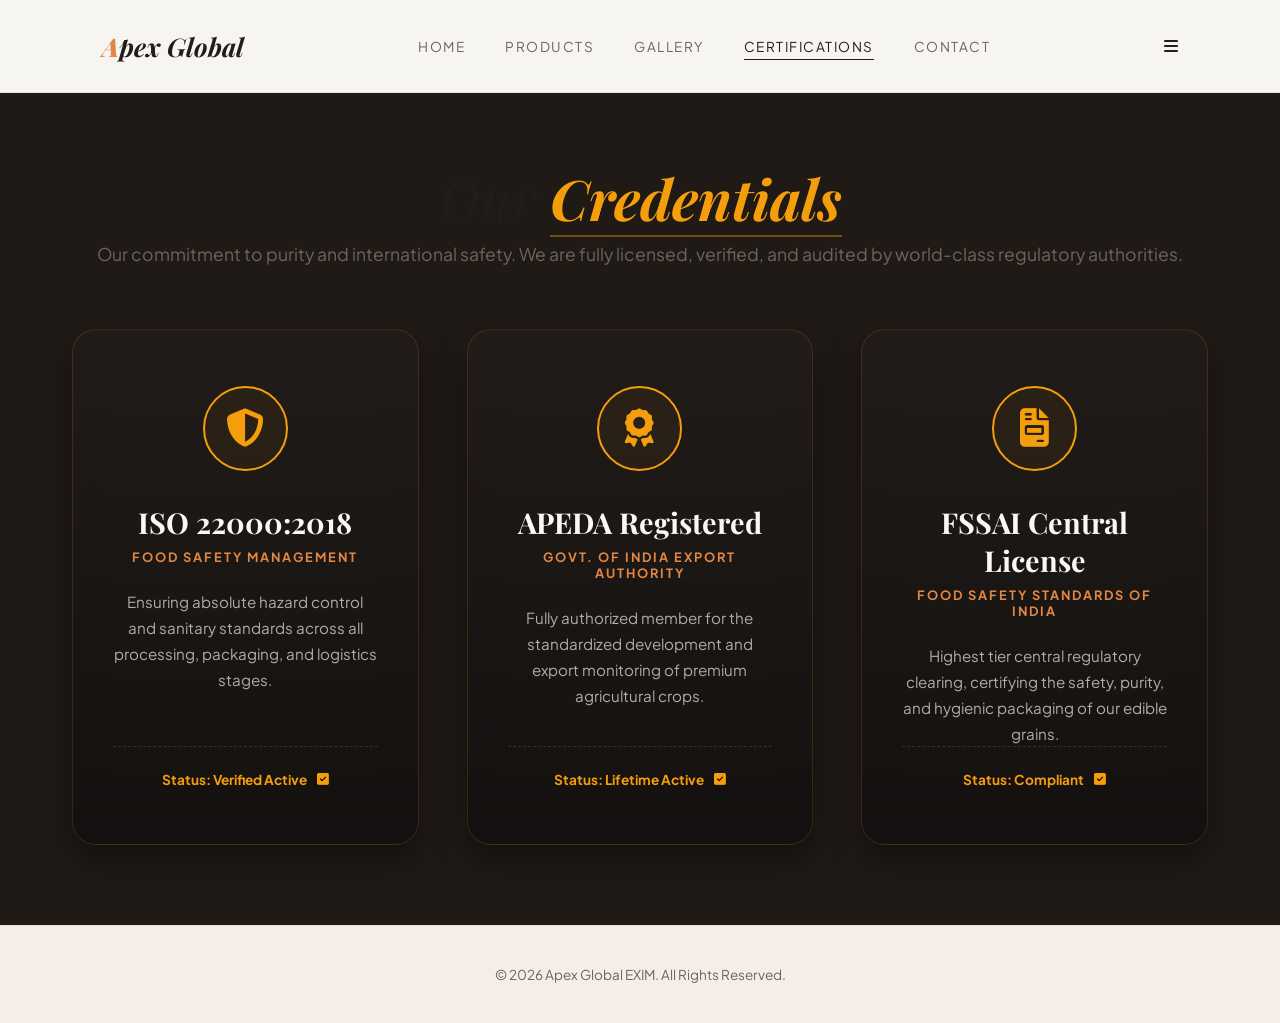
<file: certifications.html>
<!DOCTYPE html>
<html lang="en">
<head>
    <meta charset="UTF-8">
    <meta name="viewport" content="width=device-width, initial-scale=1.0">
    <title>Apex Global EXIM | Certifications</title>
    <link rel="stylesheet" href="style.css">
    <link rel="stylesheet" href="https://cdnjs.cloudflare.com/ajax/libs/font-awesome/6.4.0/css/all.min.css">
</head>
<body>
    <div class="bg-grid"></div>

    <header class="navbar">
        <div class="logo">
            <span>A</span>pex Global
        </div>
        <nav>
            <ul class="nav-links">
                <li><a href="index.html">Home</a></li>
                <li><a href="products.html">Products</a></li>
                <li><a href="gallery.html">Gallery</a></li>
                <li><a href="certifications.html" class="active">Certifications</a></li>
                <li><a href="contact.html">Contact</a></li>
            </ul>
        </nav>
        <div class="menu-toggle" id="mobile-menu">
            <i class="fa-solid fa-bars"></i>
        </div>
    </header>

    <div class="container">
        <div class="page-header">
            <h1>Our <span>Credentials</span></h1>
            <p>Our commitment to purity and international safety. We are fully licensed, verified, and audited by world-class regulatory authorities.</p>
        </div>

        <div class="certifications-grid">
            <!-- Cert 1: ISO -->
            <div class="glass-card cert-card">
                <div class="cert-stamp">
                    <i class="fa-solid fa-shield-halved"></i>
                </div>
                <h2>ISO 22000:2018</h2>
                <span class="cert-subtitle">Food Safety Management</span>
                <p>Ensuring absolute hazard control and sanitary standards across all processing, packaging, and logistics stages.</p>
                <div class="cert-footer">
                    <span>Status: Verified Active</span>
                    <i class="fa-solid fa-square-check"></i>
                </div>
            </div>

            <!-- Cert 2: APEDA -->
            <div class="glass-card cert-card">
                <div class="cert-stamp">
                    <i class="fa-solid fa-award"></i>
                </div>
                <h2>APEDA Registered</h2>
                <span class="cert-subtitle">Govt. of India Export Authority</span>
                <p>Fully authorized member for the standardized development and export monitoring of premium agricultural crops.</p>
                <div class="cert-footer">
                    <span>Status: Lifetime Active</span>
                    <i class="fa-solid fa-square-check"></i>
                </div>
            </div>

            <!-- Cert 3: FSSAI -->
            <div class="glass-card cert-card">
                <div class="cert-stamp">
                    <i class="fa-solid fa-file-invoice"></i>
                </div>
                <h2>FSSAI Central License</h2>
                <span class="cert-subtitle">Food Safety Standards of India</span>
                <p>Highest tier central regulatory clearing, certifying the safety, purity, and hygienic packaging of our edible grains.</p>
                <div class="cert-footer">
                    <span>Status: Compliant</span>
                    <i class="fa-solid fa-square-check"></i>
                </div>
            </div>
        </div>
    </div>

    <footer>
        <p>&copy; 2026 Apex Global EXIM. All Rights Reserved.</p>
    </footer>

    <script src="script.js"></script>
</body>
</html>
</file>
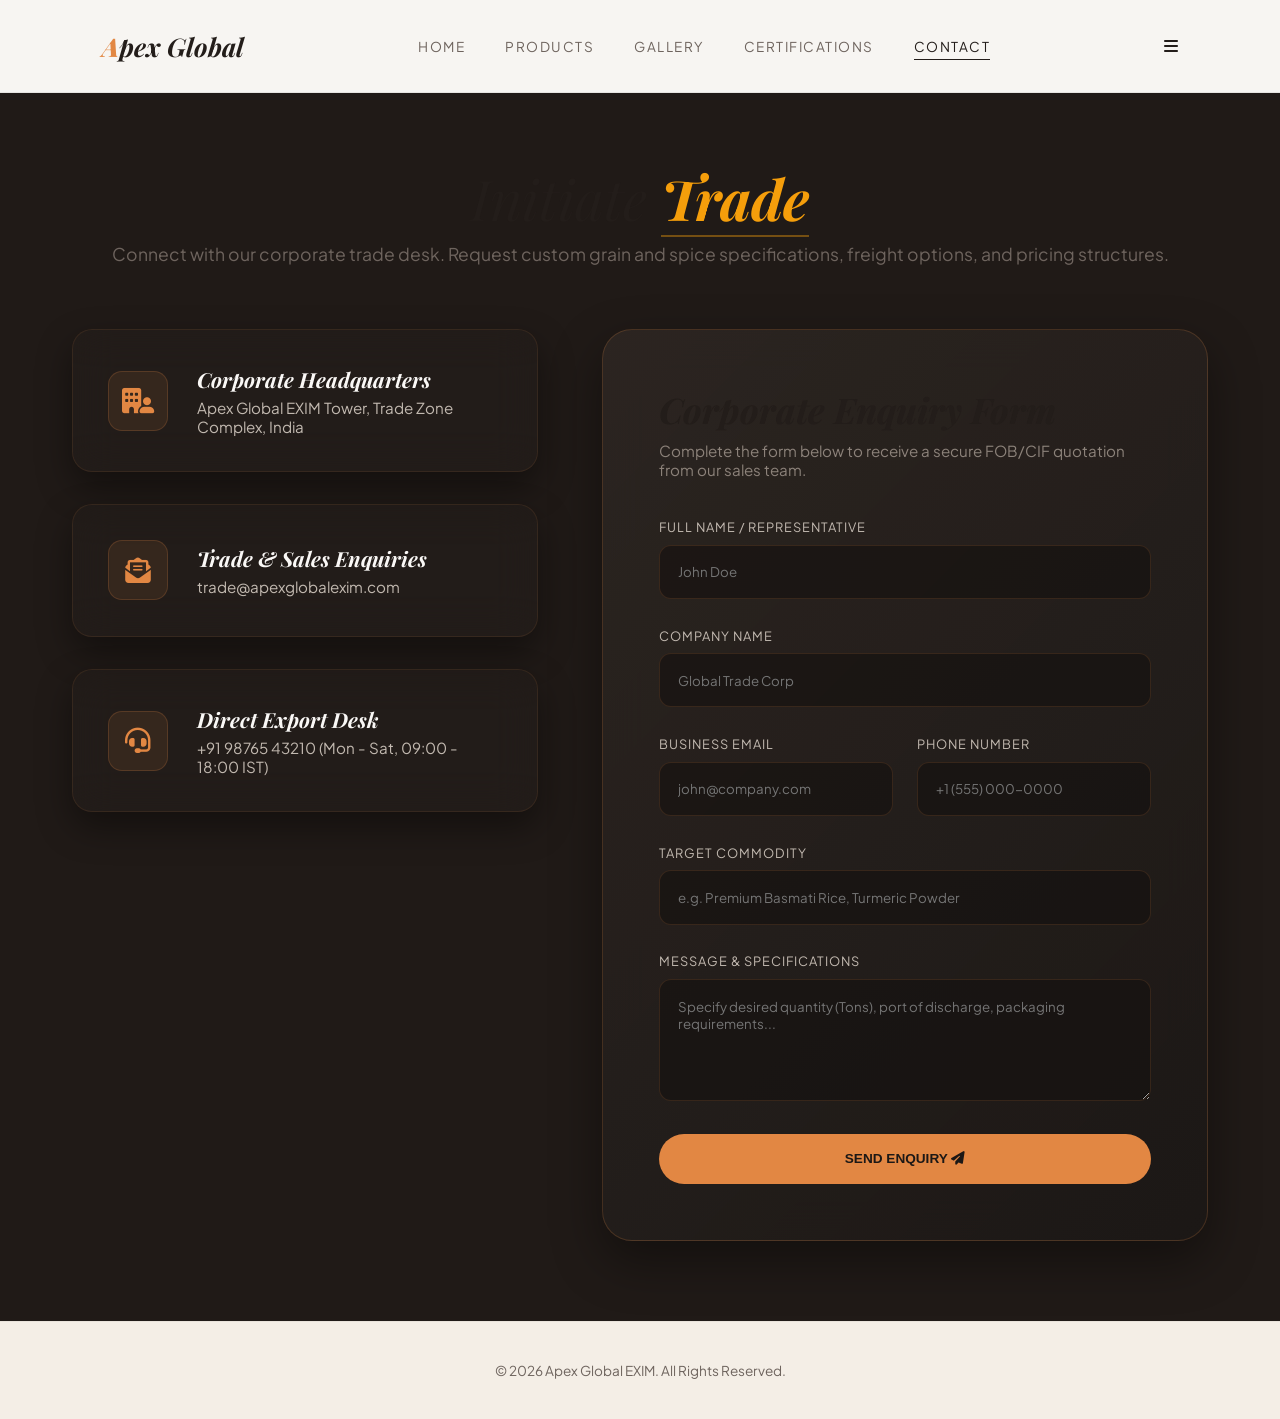
<file: contact.html>
<!DOCTYPE html>
<html lang="en">
<head>
    <meta charset="UTF-8">
    <meta name="viewport" content="width=device-width, initial-scale=1.0">
    <title>Apex Global EXIM | Contact Us</title>
    <link rel="stylesheet" href="style.css">
    <link rel="stylesheet" href="https://cdnjs.cloudflare.com/ajax/libs/font-awesome/6.4.0/css/all.min.css">
</head>
<body>
    <div class="bg-grid"></div>

    <header class="navbar">
        <div class="logo">
            <span>A</span>pex Global
        </div>
        <nav>
            <ul class="nav-links">
                <li><a href="index.html">Home</a></li>
                <li><a href="products.html">Products</a></li>
                <li><a href="gallery.html">Gallery</a></li>
                <li><a href="certifications.html">Certifications</a></li>
                <li><a href="contact.html" class="active">Contact</a></li>
            </ul>
        </nav>
        <div class="menu-toggle" id="mobile-menu">
            <i class="fa-solid fa-bars"></i>
        </div>
    </header>

    <div class="container">
        <div class="page-header">
            <h1>Initiate <span>Trade</span></h1>
            <p>Connect with our corporate trade desk. Request custom grain and spice specifications, freight options, and pricing structures.</p>
        </div>

        <div class="contact-layout">
            <!-- Left Column: Premium Interactive Contact Blocks -->
            <div class="contact-info-deck">
                <div class="glass-card info-node">
                    <div class="node-icon">
                        <i class="fa-solid fa-building-user"></i>
                    </div>
                    <div>
                        <h3>Corporate Headquarters</h3>
                        <p>Apex Global EXIM Tower, Trade Zone Complex, India</p>
                    </div>
                </div>

                <div class="glass-card info-node">
                    <div class="node-icon">
                        <i class="fa-solid fa-envelope-open-text"></i>
                    </div>
                    <div>
                        <h3>Trade & Sales Enquiries</h3>
                        <p>trade@apexglobalexim.com</p>
                    </div>
                </div>

                <div class="glass-card info-node">
                    <div class="node-icon">
                        <i class="fa-solid fa-headset"></i>
                    </div>
                    <div>
                        <h3>Direct Export Desk</h3>
                        <p>+91 98765 43210 (Mon - Sat, 09:00 - 18:00 IST)</p>
                    </div>
                </div>
            </div>

            <!-- Right Column: Gold-Glass Form -->
            <div class="glass-card contact-form-card">
                <h2>Corporate Enquiry Form</h2>
                <p class="form-desc">Complete the form below to receive a secure FOB/CIF quotation from our sales team.</p>
                
                <form action="#" class="corporate-form">
                    <div class="form-group">
                        <label for="name">Full Name / Representative</label>
                        <input type="text" id="name" placeholder="John Doe" required>
                    </div>

                    <div class="form-group">
                        <label for="company">Company Name</label>
                        <input type="text" id="company" placeholder="Global Trade Corp" required>
                    </div>

                    <div class="form-row">
                        <div class="form-group">
                            <label for="email">Business Email</label>
                            <input type="email" id="email" placeholder="john@company.com" required>
                        </div>
                        <div class="form-group">
                            <label for="phone">Phone Number</label>
                            <input type="tel" id="phone" placeholder="+1 (555) 000-0000">
                        </div>
                    </div>

                    <div class="form-group">
                        <label for="commodity">Target Commodity</label>
                        <input type="text" id="commodity" placeholder="e.g. Premium Basmati Rice, Turmeric Powder">
                    </div>

                    <div class="form-group">
                        <label for="message">Message & Specifications</label>
                        <textarea id="message" rows="5" placeholder="Specify desired quantity (Tons), port of discharge, packaging requirements..." required></textarea>
                    </div>

                    <button type="submit" class="btn-gold form-submit-btn">Send Enquiry <i class="fa-solid fa-paper-plane"></i></button>
                </form>
            </div>
        </div>
    </div>

    <footer>
        <p>&copy; 2026 Apex Global EXIM. All Rights Reserved.</p>
    </footer>

    <script src="script.js"></script>
</body>
</html>
</file>
<file: style.css>
@import url('https://fonts.googleapis.com/css2?family=Playfair+Display:ital,wght@0,400..900;1,400..900&family=Plus+Jakarta+Sans:wght@300;400;500;600;700;800&display=swap');

:root {
    --bg-home: #231d1a;
    --accent-spice: #e28743;
    --accent-gold: #f59e0b;
    --font-heading: 'Playfair Display', serif;
    --font-body: 'Plus Jakarta Sans', sans-serif;
    --transition-smooth: all 0.6s cubic-bezier(0.16, 1, 0.3, 1);
}

* { margin: 0; padding: 0; box-sizing: border-box; }
body {
    background: radial-gradient(circle at top left, #2e2622, #1c1816) !important;
    background-color: var(--bg-home) !important;
    color: #faf8f6;
    font-family: var(--font-body);
    overflow-x: hidden;
}

.navbar { position: fixed; top: 0; left: 0; width: 100%; display: flex; justify-content: space-between; align-items: center; padding: 1.8rem 8%; background: rgba(35, 29, 26, 0.95); backdrop-filter: blur(20px); z-index: 1000; border-bottom: 1px solid rgba(226, 135, 67, 0.1); }
.logo { font-family: var(--font-heading); font-style: italic; font-weight: 700; font-size: 1.6rem; color: #faf8f6; text-decoration: none; }
.logo span { color: var(--accent-spice); font-weight: 900; }
.nav-links { display: flex; list-style: none; gap: 2.5rem; }
.nav-links a { text-decoration: none; color: #c2b9b0; text-transform: uppercase; font-size: 0.85rem; letter-spacing: 1.5px; transition: var(--transition-smooth); }
.nav-links a.active, .nav-links a:hover { color: #fff; border-bottom: 1px solid var(--accent-spice); padding-bottom: 4px; }

.container { max-width: 1200px; margin: 160px auto 80px auto; padding: 0 2rem; }
.hero-container { display: grid; grid-template-columns: 1.1fr 0.9fr; gap: 4rem; align-items: center; min-height: 70vh; }
.hero-content h1 { font-family: var(--font-heading); font-size: 4.5rem; font-style: italic; font-weight: 300; line-height: 1.1; margin-bottom: 1.5rem; }
.hero-content h1 span { color: var(--accent-spice); font-style: normal; font-weight: 800; }
.hero-content p { color: #c2b9b0; font-size: 1.1rem; line-height: 1.7; margin-bottom: 2.5rem; }

.floating-badge { display: inline-flex; align-items: center; gap: 0.6rem; padding: 0.6rem 1.2rem; background: rgba(226, 135, 67, 0.1); border: 1px solid rgba(226, 135, 67, 0.3); border-radius: 50px; color: var(--accent-gold); font-size: 0.8rem; font-weight: 700; text-transform: uppercase; margin-bottom: 1.5rem; width: fit-content; }
.hero-actions { display: flex; gap: 1.5rem; margin-bottom: 3rem; }
.btn-gold { background: var(--accent-spice); color: #1c1816; padding: 1.1rem 2.5rem; border-radius: 50px; text-decoration: none; font-weight: 700; text-transform: uppercase; font-size: 0.85rem; display: inline-block; transition: var(--transition-smooth); }
.btn-gold:hover { background: transparent; color: var(--accent-spice); border: 1px solid var(--accent-spice); transform: scale(1.05); }
.btn-outline { border: 1px solid rgba(226, 135, 67, 0.3); color: #fff; padding: 1.1rem 2.5rem; border-radius: 50px; text-decoration: none; font-weight: 700; text-transform: uppercase; font-size: 0.85rem; transition: var(--transition-smooth); }
.btn-outline:hover { border-color: #fff; color: var(--accent-spice); }

.hero-stats { display: flex; gap: 3rem; border-top: 1px solid rgba(226, 135, 67, 0.15); padding-top: 2rem; }
.stat-box h3 { font-family: var(--font-heading); font-size: 2.2rem; color: var(--accent-spice); margin-bottom: 0.2rem; }
.stat-box p { font-size: 0.85rem; color: #8c827a; text-transform: uppercase; }

.hero-visual-deck { position: relative; height: 480px; display: flex; align-items: center; justify-content: center; }
.deck-card { position: absolute; border-radius: 24px; overflow: hidden; box-shadow: 0 30px 60px rgba(0,0,0,0.6); border: 1.5px solid rgba(226,135,67,0.3); transition: var(--transition-smooth); }
.deck-card img { width: 100%; height: 100%; object-fit: cover; filter: brightness(0.85); }
.card-large { width: 310px; height: 410px; z-index: 2; transform: rotate(-4deg) translate(-20px, 0); }
.card-medium { width: 250px; height: 330px; z-index: 3; transform: rotate(6deg) translate(80px, 40px); }
.card-small { width: 180px; height: 240px; z-index: 1; transform: rotate(-12deg) translate(-140px, -60px); opacity: 0.5; }
.hero-visual-deck:hover .card-large { transform: rotate(-1deg) translate(-30px, -10px); }
.hero-visual-deck:hover .card-medium { transform: rotate(2deg) translate(90px, 20px); }
.hero-visual-deck:hover .card-small { transform: rotate(-6deg) translate(-150px, -30px); opacity: 0.8; }
.card-tag { position: absolute; bottom: 20px; left: 20px; background: rgba(28, 24, 22, 0.9); border: 1px solid var(--accent-spice); padding: 0.4rem 1rem; font-size: 0.75rem; font-weight: 700; text-transform: uppercase; border-radius: 30px; color: #faf8f6; }

footer { background: #1e1917; padding: 2.5rem 0; text-align: center; border-top: 1px solid rgba(226,135,67,0.1); font-size: 0.85rem; color: #8c827a; margin-top: auto; }
@import url('home.css');

body {
    background: linear-gradient(180deg, #1d201a 0%, #131511 100%) !important;
}

.page-header { text-align: center; margin-bottom: 4rem; }
.page-header h1 { font-family: var(--font-heading); font-size: 3.5rem; font-style: italic; font-weight: 400; }
.page-header h1 span { color: #a3b18a; font-weight: 700; border-bottom: 2px solid rgba(163, 177, 138, 0.3); }
.page-header p { color: #a6ad9b; font-size: 1.1rem; margin-top: 0.5rem; }

.products-grid {
    display: grid;
    grid-template-columns: repeat(auto-fit, minmax(320px, 1fr));
    gap: 3rem;
    margin-top: 2rem;
}

.glass-card {
    background: linear-gradient(135deg, rgba(40, 44, 34, 0.85) 0%, rgba(26, 28, 22, 0.98) 100%);
    border: 1.5px solid rgba(163, 177, 138, 0.2);
    backdrop-filter: blur(20px);
    border-radius: 40px 10px 40px 10px;
    padding: 3rem 2.5rem;
    transition: var(--transition-smooth);
    box-shadow: 0 15px 35px rgba(0, 0, 0, 0.4);
}

.glass-card:hover {
    box-shadow: 0 25px 50px rgba(163, 177, 138, 0.2);
    transform: translateY(-8px);
    border-color: #a3b18a;
}

.product-img {
    width: 100%;
    height: 250px;
    object-fit: cover;
    border-radius: 30px 5px 30px 5px;
    margin-bottom: 2rem;
    transition: var(--transition-smooth);
}

.product-specs {
    margin-top: 2rem;
    border-top: 1px dashed rgba(163, 177, 138, 0.3);
    padding-top: 1.5rem;
}

.spec-item {
    display: flex;
    justify-content: space-between;
    font-size: 0.9rem;
    margin-bottom: 0.8rem;
    color: #e9ecef;
}

.spec-item span:first-child { color: #a6ad9b; }
.spec-item span:last-child { font-weight: 600; color: #a3b18a; }
@import url('home.css');

body {
    background: #fcfaf7 !important;
    color: #231d1a !important;
}

.navbar {
    background: rgba(252, 250, 247, 0.98) !important;
    border-bottom: 1px solid rgba(35, 29, 26, 0.08) !important;
}
.navbar a { color: #6e645e !important; }
.navbar a.active, .navbar a:hover { color: #231d1a !important; border-bottom-color: #231d1a !important; }
.logo { color: #231d1a !important; }
.logo span { color: var(--accent-spice) !important; }

.page-header h1 { color: #231d1a; font-size: 3.5rem; font-style: italic; }
.page-header h1 span { color: var(--accent-spice); font-weight: 700; border-bottom-color: rgba(226,135,67,0.4); }
.page-header p { color: #6e645e; }

.mosaic-gallery-grid {
    display: grid;
    grid-template-columns: repeat(auto-fit, minmax(290px, 1fr));
    grid-auto-rows: 340px;
    gap: 2.5rem;
    margin-top: 3rem;
}

.mosaic-item {
    position: relative;
    overflow: hidden;
    border-radius: 24px;
    box-shadow: 0 15px 35px rgba(35, 29, 26, 0.06);
    background: #fff;
    transition: var(--transition-smooth);
}

.mosaic-item img {
    width: 100%;
    height: 100%;
    object-fit: cover;
    transition: var(--transition-smooth);
}

/* Custom Shape Masks Across the Elements */
.shape-leaf img { clip-path: polygon(15% 0%, 100% 0%, 85% 100%, 0% 100%); }
.shape-wedge img { clip-path: polygon(0 0, 100% 12%, 100% 100%, 0 88%); }
.shape-dome img { clip-path: polygon(0% 15%, 50% 0%, 100% 15%, 100% 100%, 0% 100%); }
.shape-shield img { clip-path: polygon(0 0, 100% 0, 100% 85%, 50% 100%, 0 85%); }

.span-tall { grid-row: span 2; }
.span-wide { grid-column: span 2; }

.mosaic-item:hover {
    transform: translateY(-8px) scale(1.02);
    box-shadow: 0 25px 45px rgba(226, 135, 67, 0.25);
}

/* Shapes morph cleanly into standard layouts instantly on interaction */
.mosaic-item:hover img {
    clip-path: polygon(0 0, 100% 0, 100% 100%, 0 100%);
    filter: brightness(1.02);
}

.gallery-icon-badge {
    position: absolute;
    top: 20px;
    right: 20px;
    width: 45px;
    height: 45px;
    background: #231d1a;
    border-radius: 50%;
    display: flex;
    align-items: center;
    justify-content: center;
    z-index: 10;
    transition: var(--transition-smooth);
}
.gallery-icon-badge i { color: #faf8f6; font-size: 1rem; }
.mosaic-item:hover .gallery-icon-badge { background: var(--accent-spice); transform: rotate(360deg); }
.mosaic-item:hover .gallery-icon-badge i { color: #231d1a; }

.gallery-plate {
    position: absolute;
    bottom: 0;
    left: 0;
    width: 100%;
    background: linear-gradient(to top, rgba(35, 29, 26, 0.98) 0%, rgba(35, 29, 26, 0.7) 70%, transparent 100%);
    padding: 2rem 1.5rem 1.2rem 1.5rem;
    transform: translateY(15px);
    opacity: 0;
    transition: var(--transition-smooth);
}
.mosaic-item:hover .gallery-plate { transform: translateY(0); opacity: 1; }
.gallery-plate h3 { font-family: var(--font-heading); font-size: 1.25rem; color: #fff; font-style: italic; }
.gallery-plate p { font-size: 0.75rem; text-transform: uppercase; color: var(--accent-gold); letter-spacing: 1.5px; }

footer { background: #f4eee6; color: #6e645e; border-top-color: rgba(35,29,26,0.05); }
@import url('home.css');

body {
    background: linear-gradient(135deg, #171514 0%, #0d0c0c 100%) !important;
}

.page-header h1 span { color: var(--accent-gold); border-bottom-color: rgba(245, 158, 11, 0.4); }

.certifications-grid {
    display: grid;
    grid-template-columns: repeat(auto-fit, minmax(320px, 1fr));
    gap: 3rem;
    margin-top: 3rem;
}

.cert-card {
    background: linear-gradient(180deg, rgba(35,30,28,0.5) 0%, rgba(18,16,15,0.9) 100%);
    border: 1.5px solid rgba(245, 158, 11, 0.15);
    border-radius: 24px;
    padding: 3.5rem 2.5rem;
    text-align: center;
    display: flex;
    flex-direction: column;
    align-items: center;
    transition: var(--transition-smooth);
}

.cert-card:hover {
    border-color: var(--accent-gold);
    transform: translateY(-8px);
    box-shadow: 0 20px 45px rgba(245, 158, 11, 0.15);
}

.cert-stamp {
    width: 85px;
    height: 85px;
    background: rgba(245, 158, 11, 0.05);
    border: 2px solid var(--accent-gold);
    border-radius: 50%;
    display: flex;
    align-items: center;
    justify-content: center;
    margin-bottom: 2rem;
}
.cert-stamp i { font-size: 2.4rem; color: var(--accent-gold); }
.cert-card h2 { font-family: var(--font-heading); font-size: 1.8rem; color: #faf8f6; margin-bottom: 0.5rem; }
.cert-subtitle { font-size: 0.8rem; color: var(--accent-spice); text-transform: uppercase; font-weight: 700; letter-spacing: 2px; margin-bottom: 1.5rem; }
.cert-card p { color: #b5aba2; line-height: 1.7; font-size: 0.95rem; }

.cert-footer { margin-top: auto; width: 100%; padding-top: 1.5rem; border-top: 1px dashed rgba(245, 158, 11, 0.2); display: flex; justify-content: center; align-items: center; gap: 0.6rem; font-size: 0.85rem; color: var(--accent-gold); font-weight: 700; }
@import url('home.css');

body {
    background: #201a17 !important;
}

.contact-layout {
    display: grid;
    grid-template-columns: 1fr 1.3fr;
    gap: 4rem;
    margin-top: 3rem;
}

.contact-info-deck { display: flex; flex-direction: column; gap: 2rem; }
.info-node { display: flex; align-items: center; gap: 1.8rem; padding: 2.2rem; background: rgba(255,255,255,0.01); border: 1px solid rgba(226,135,67,0.1); border-radius: 20px; transition: var(--transition-smooth); }
.info-node:hover { background: rgba(226,135,67,0.03); border-color: var(--accent-spice); }

.node-icon { width: 60px; height: 60px; border-radius: 14px; background: rgba(226, 135, 67, 0.1); border: 1px solid rgba(226, 135, 67, 0.2); display: flex; align-items: center; justify-content: center; flex-shrink: 0; }
.node-icon i { font-size: 1.6rem; color: var(--accent-spice); }
.info-node h3 { font-family: var(--font-heading); font-size: 1.3rem; font-style: italic; color: #faf8f6; margin-bottom: 0.3rem; }
.info-node p { color: #c2b9b0; font-size: 0.95rem; }

.contact-form-card { background: linear-gradient(135deg, rgba(45, 38, 34, 0.9) 0%, rgba(28, 24, 22, 0.99) 100%); border: 1.5px solid rgba(226,135,67,0.2); padding: 3.5rem; border-radius: 30px; box-shadow: 0 20px 50px rgba(0,0,0,0.4); }
.contact-form-card h2 { font-family: var(--font-heading); font-size: 2.2rem; font-style: italic; margin-bottom: 0.5rem; }
.form-desc { color: #8c827a; font-size: 0.95rem; margin-bottom: 2.5rem; }

.form-group { margin-bottom: 1.8rem; }
.form-group label { display: block; font-size: 0.8rem; text-transform: uppercase; color: #c2b9b0; margin-bottom: 0.6rem; letter-spacing: 1px; }
.form-group input, .form-group textarea { width: 100%; padding: 1.1rem; background: rgba(20, 17, 15, 0.6); border: 1px solid rgba(226,135,67,0.15); border-radius: 12px; color: #fff; outline: none; font-family: var(--font-body); transition: var(--transition-smooth); }
.form-group input:focus, .form-group textarea:focus { border-color: var(--accent-spice); box-shadow: 0 0 15px rgba(226,135,67,0.2); }

.form-row { display: grid; grid-template-columns: 1fr 1fr; gap: 1.5rem; }
.form-submit-btn { width: 100%; cursor: pointer; text-align: center; border: none; }
</file>
